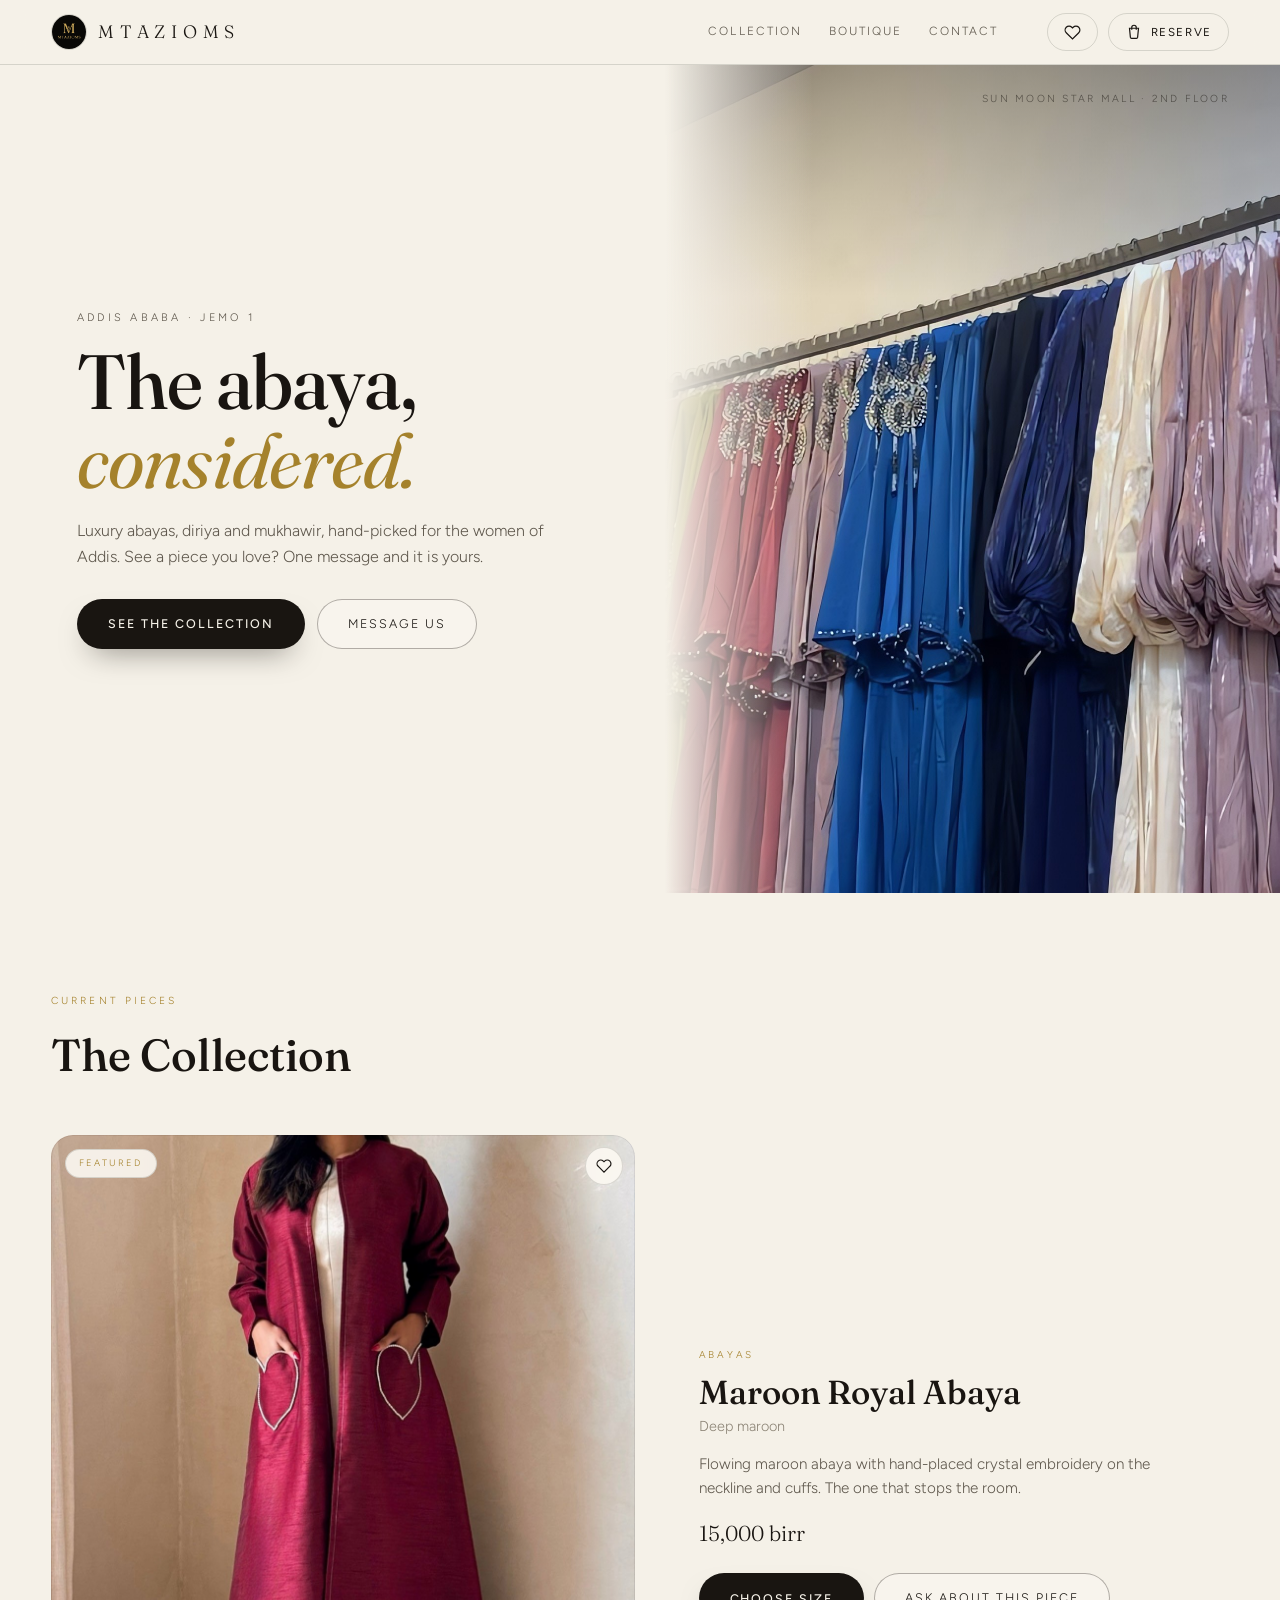
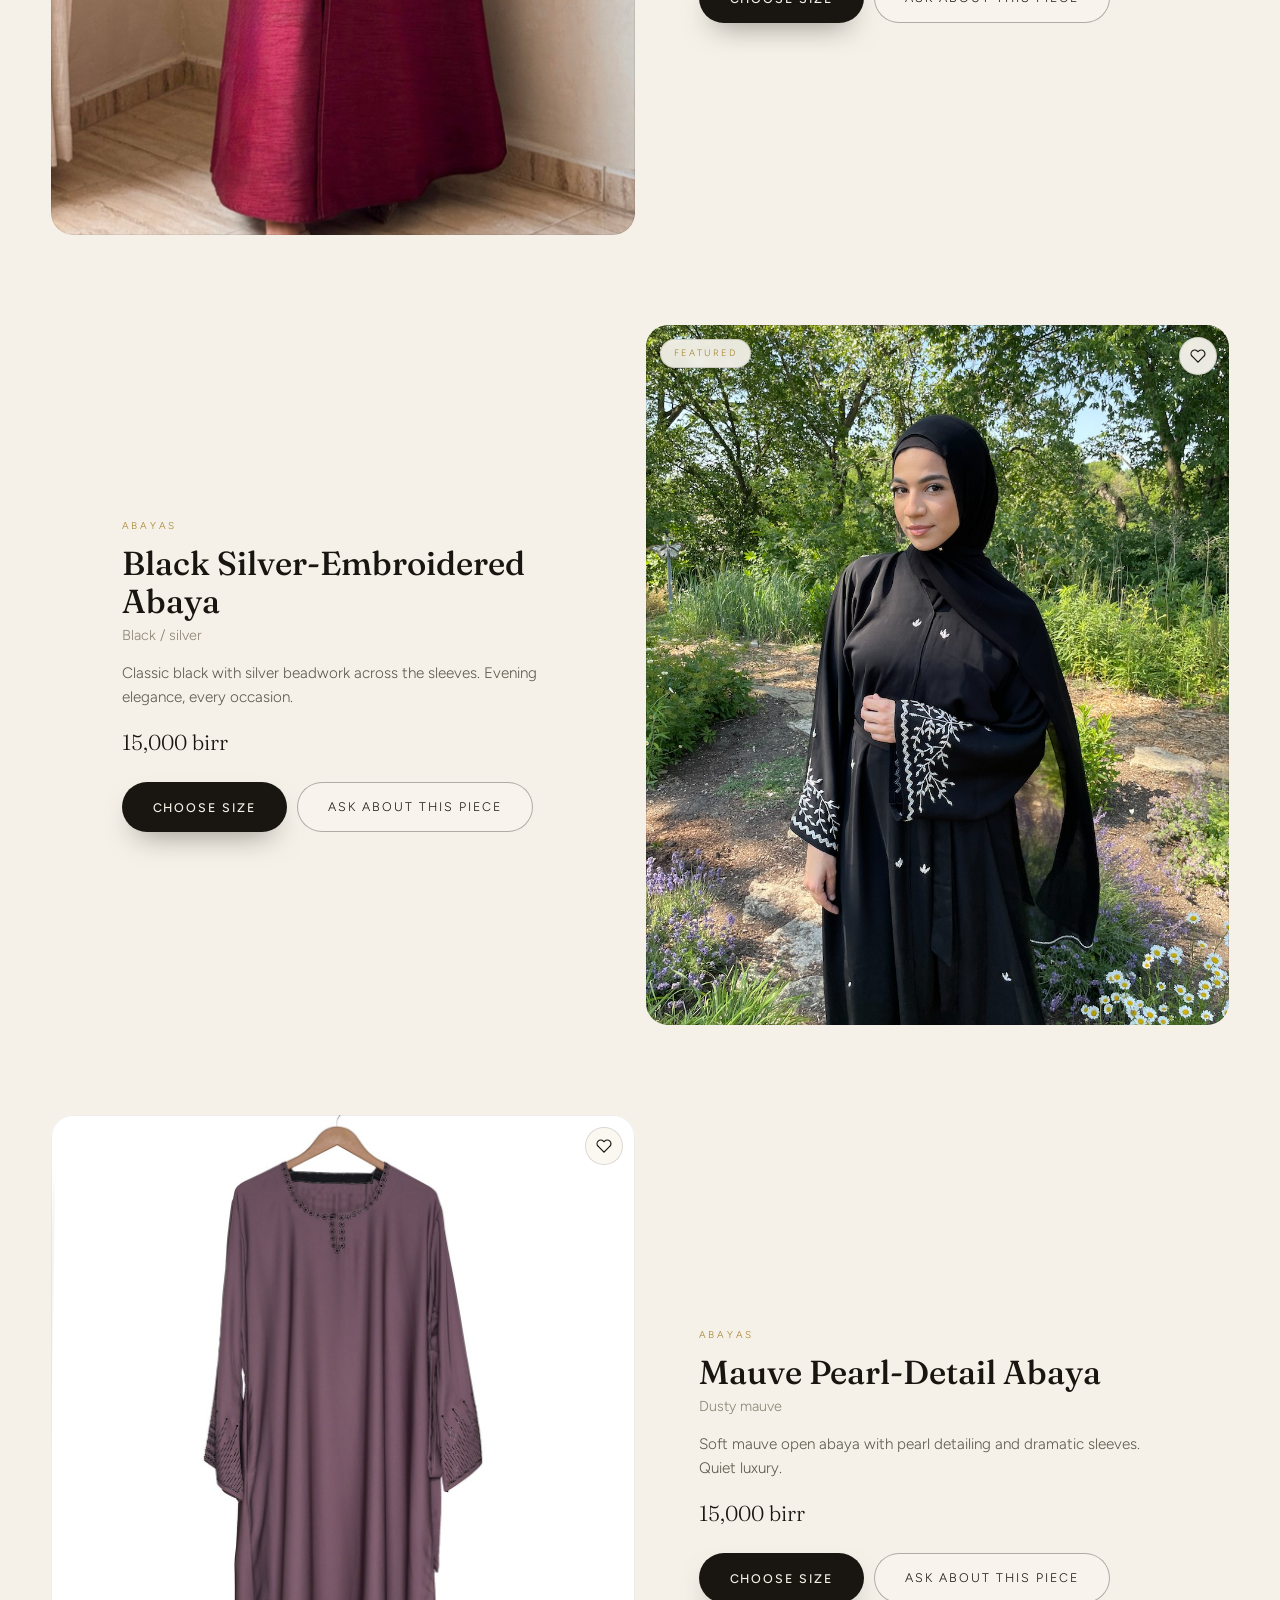
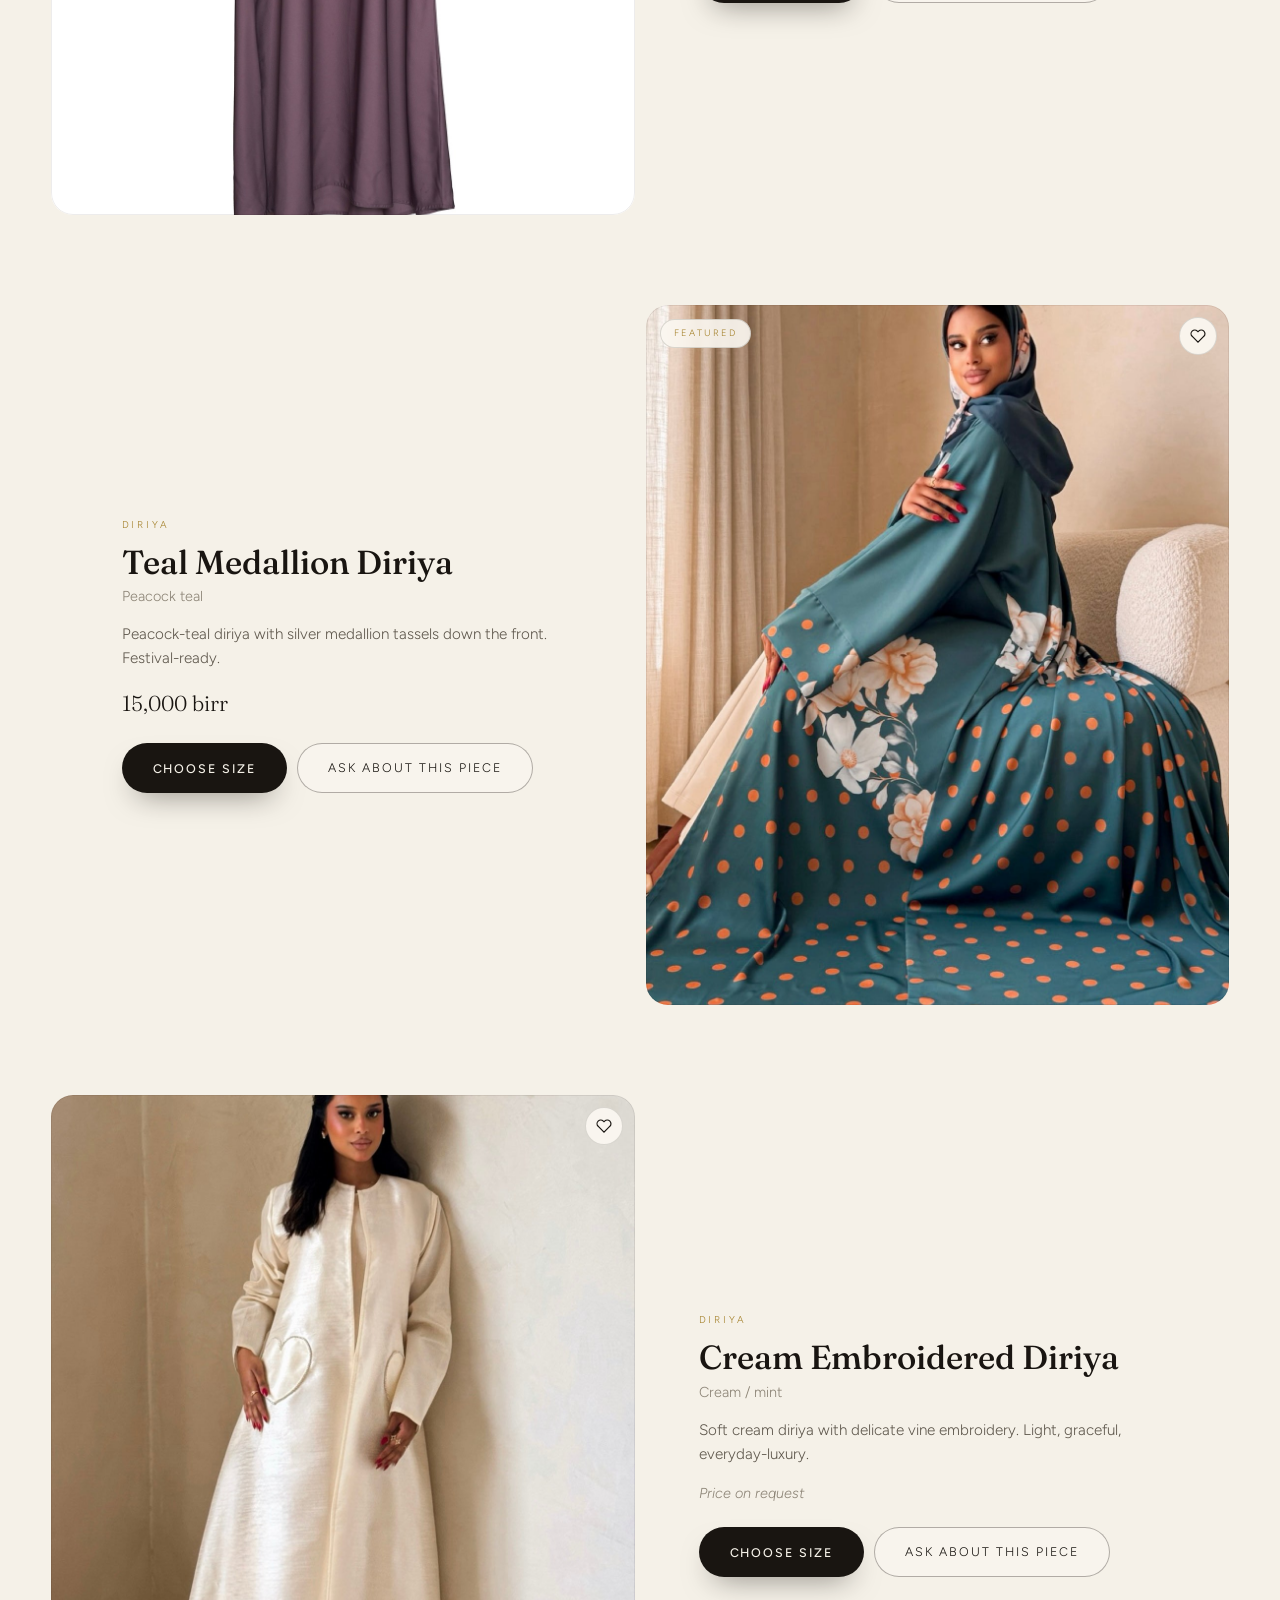
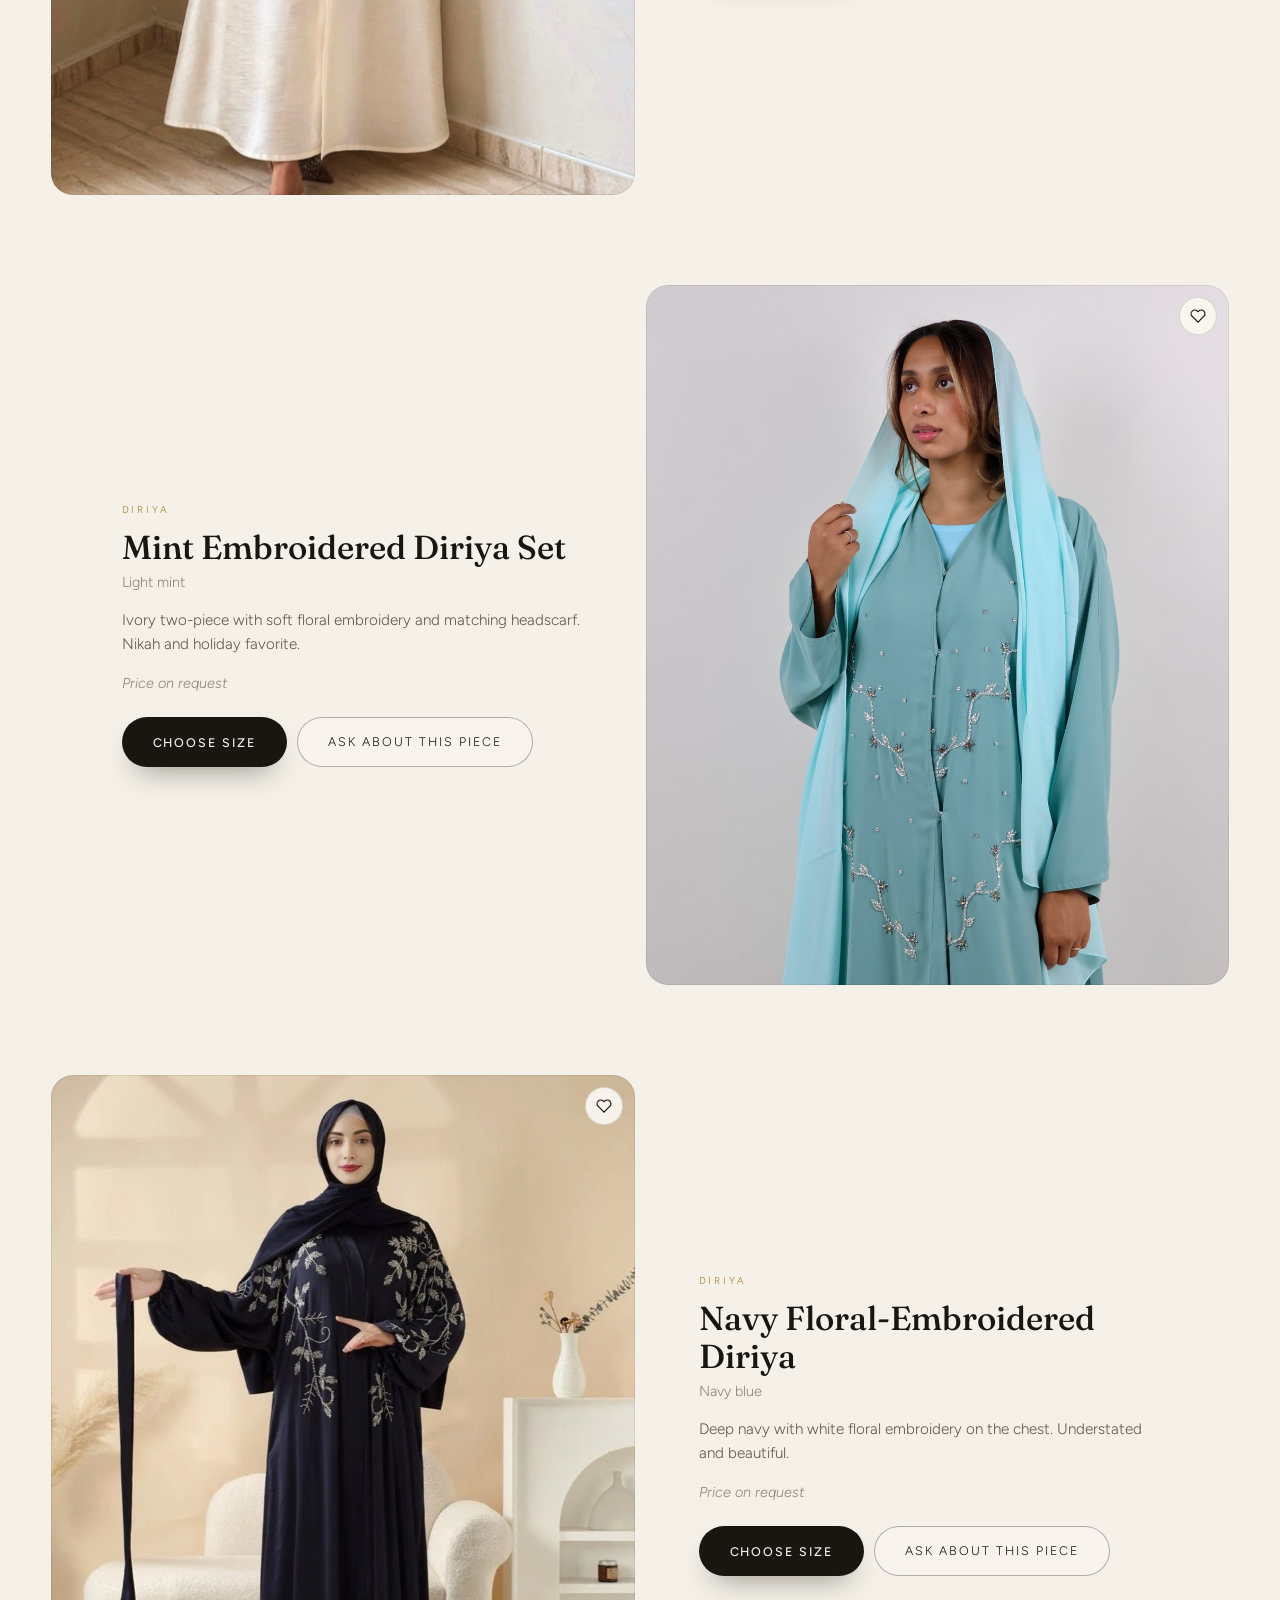
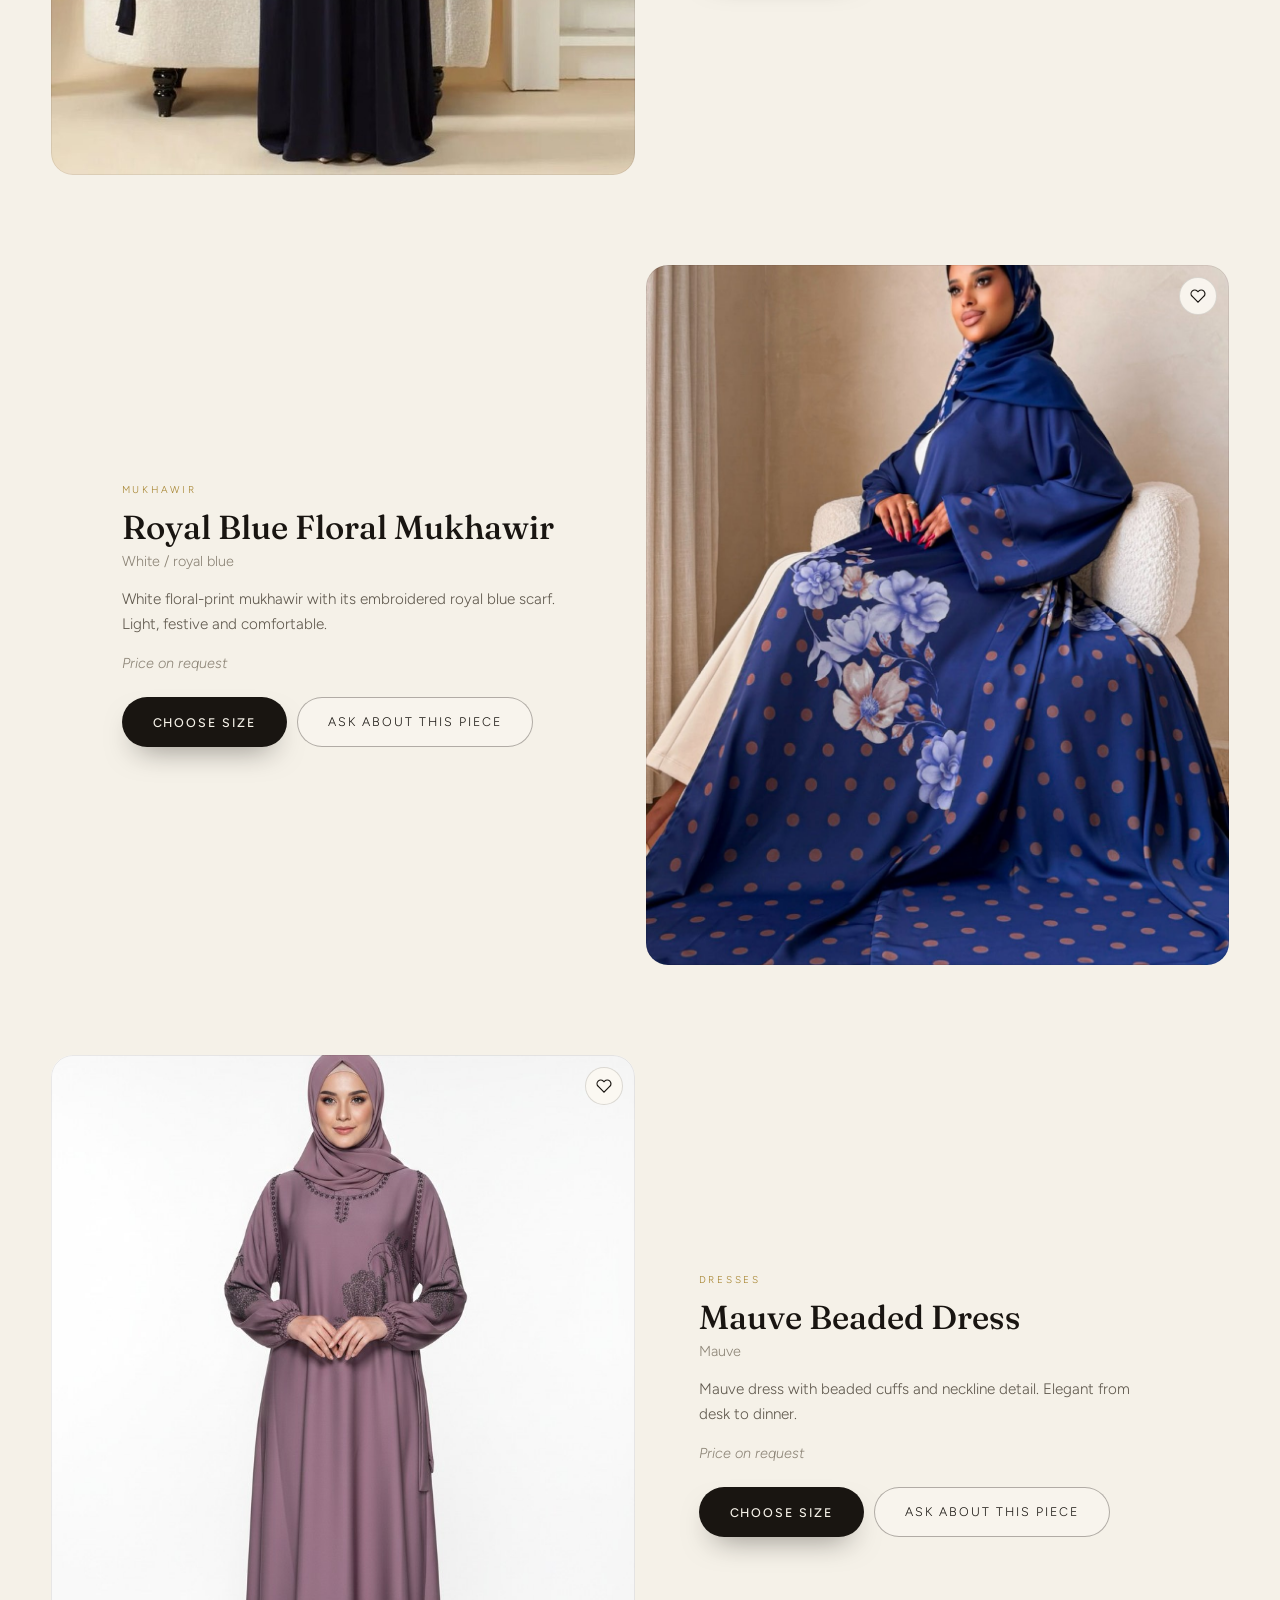
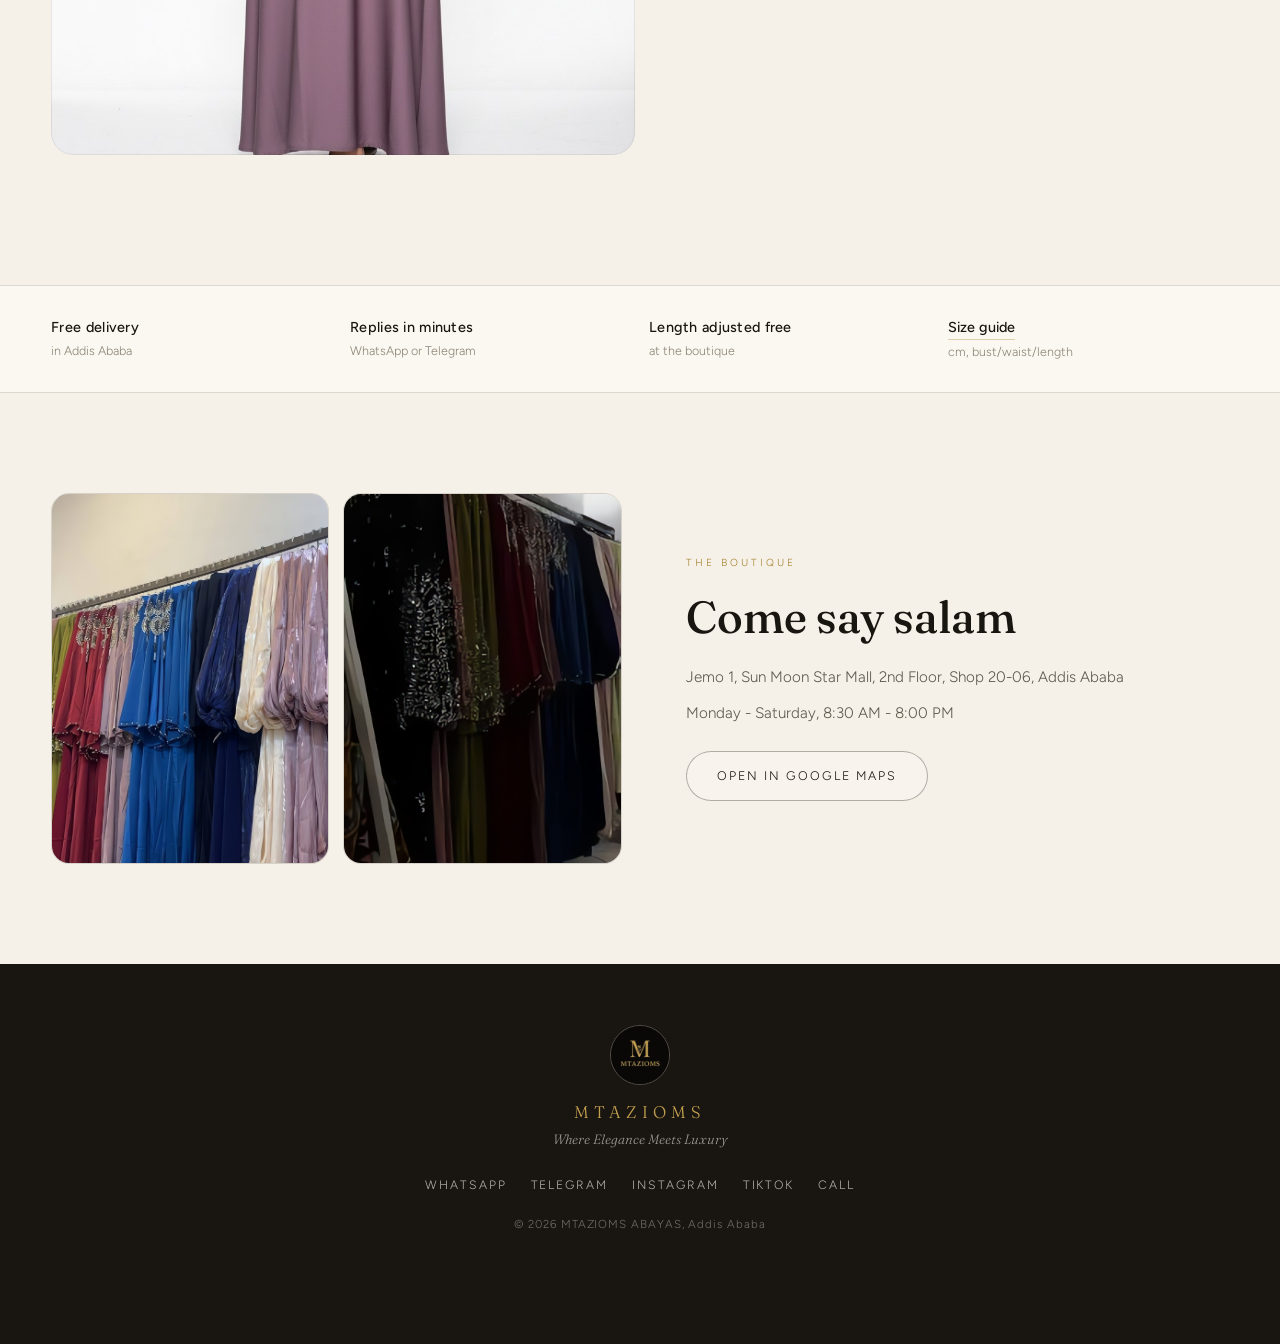
<file: index.html>
<!DOCTYPE html>
<html lang="en">
<head>
<meta charset="UTF-8">
<meta name="viewport" content="width=device-width, initial-scale=1.0">
<title>MTAZIOMS | Luxury Abayas &amp; Diriya, Addis Ababa</title>
<meta name="description" content="MTAZIOMS sells luxury abayas, diriya, mukhawir and dresses in Addis Ababa. Reserve on WhatsApp or Telegram. Free delivery in Addis. Jemo 1, Sun Moon Star Mall.">
<meta property="og:title" content="MTAZIOMS | Where Elegance Meets Luxury">
<meta property="og:description" content="Luxury abayas & diriya in Addis Ababa. Reserve on WhatsApp or Telegram. Free delivery in Addis.">
<meta property="og:image" content="assets/img/og-image.jpg">
<meta property="og:type" content="website">
<link rel="icon" type="image/png" href="assets/img/favicon.png">
<link rel="preconnect" href="https://fonts.googleapis.com">
<link rel="preconnect" href="https://fonts.gstatic.com" crossorigin>
<link href="https://fonts.googleapis.com/css2?family=Fraunces:ital,opsz,wght@0,9..144,400;0,9..144,500;0,9..144,600;1,9..144,400;1,9..144,500&family=Figtree:wght@300;400;500;600&display=swap" rel="stylesheet">
<link rel="stylesheet" href="assets/css/style.css">
</head>
<body>

<header class="topbar" id="topbar">
  <a class="brand" href="#top">
    <img src="assets/img/logo.jpg" alt="MTAZIOMS logo" class="brand-logo">
    <span class="brand-name">MTAZIOMS</span>
  </a>
  <nav class="topnav">
    <a href="#collection">Collection</a>
    <a href="#boutique">Boutique</a>
    <a href="#contact">Contact</a>
  </nav>
  <div class="top-actions">
    <button id="favBtn" class="icon-btn" aria-label="Show saved pieces">
      <svg width="17" height="17" viewBox="0 0 24 24" fill="none" stroke="currentColor" stroke-width="1.7"><path d="M20.8 4.6a5.5 5.5 0 0 0-7.8 0L12 5.6l-1-1a5.5 5.5 0 0 0-7.8 7.8l1 1L12 21.2l7.8-7.8 1-1a5.5 5.5 0 0 0 0-7.8z"/></svg>
      <span id="favCount" class="count" hidden>0</span>
    </button>
    <button id="cartBtn" class="icon-btn" aria-label="Open reserve list">
      <svg width="18" height="18" viewBox="0 0 24 24" fill="none" stroke="currentColor" stroke-width="1.6"><path d="M6 7h12l-1.2 12.2a1.5 1.5 0 0 1-1.5 1.3H8.7a1.5 1.5 0 0 1-1.5-1.3L6 7z"/><path d="M9 9V6a3 3 0 0 1 6 0v3"/></svg>
      <span>Reserve</span>
      <span id="cartCount" class="count" hidden>0</span>
    </button>
  </div>
</header>

<!-- HERO: full-bleed storefront, single confident line -->
<section id="top" class="hero">
  <div class="hero-media"></div>
  <div class="hero-veil"></div>
  <div class="hero-copy">
    <p class="hero-eyebrow">Addis Ababa &middot; Jemo 1</p>
    <h1 class="hero-title">The abaya,<br><em>considered.</em></h1>
    <p class="hero-sub">Luxury abayas, diriya and mukhawir, hand-picked for the women of Addis. See a piece you love? One message and it is yours.</p>
    <div class="hero-cta">
      <a class="btn btn-ink" href="#collection">See the collection</a>
      <a class="btn btn-line" id="heroWhatsApp" href="#" target="_blank" rel="noopener">Message us</a>
    </div>
  </div>
  <p class="hero-cap">Sun Moon Star Mall &middot; 2nd floor</p>
</section>

<!-- COLLECTION: vertical gallery panels -->
<section id="collection" class="collection">
  <div class="coll-head">
    <p class="sec-eyebrow">Current pieces</p>
    <div class="coll-head-row">
      <h2 class="sec-title">The Collection</h2>
      <button id="favChip" class="chip" hidden>&#9825; Saved</button>
    </div>
  </div>
  <p id="emptyMsg" class="empty" hidden>Nothing here yet. Try clearing the saved filter.</p>
  <div id="gallery" class="gallery"></div>
</section>

<!-- SERVICE STRIP -->
<section class="assure">
  <div class="assure-in">
    <div><b>Free delivery</b><span>in Addis Ababa</span></div>
    <div><b>Replies in minutes</b><span>WhatsApp or Telegram</span></div>
    <div><b>Length adjusted free</b><span>at the boutique</span></div>
    <div><button id="sizeGuideBtn" class="assure-link">Size guide</button><span>cm, bust/waist/length</span></div>
  </div>
</section>

<!-- BOUTIQUE -->
<section id="boutique" class="boutique">
  <div class="boutique-photos">
    <img src="assets/img/store-collection.jpg" alt="Inside the MTAZIOMS boutique" loading="lazy">
    <img src="assets/img/store-rack.jpg" alt="The collection rack" loading="lazy">
  </div>
  <div class="boutique-info">
    <p class="sec-eyebrow">The boutique</p>
    <h2 class="sec-title">Come say salam</h2>
    <p class="boutique-line" id="visitAddress"></p>
    <p class="boutique-line" id="visitHours"></p>
    <a class="btn btn-line" id="mapsLink" href="#" target="_blank" rel="noopener">Open in Google Maps</a>
  </div>
</section>

<footer id="contact" class="footer">
  <img src="assets/img/logo.jpg" alt="" class="footer-logo">
  <p class="footer-name">MTAZIOMS</p>
  <p class="footer-tag">Where Elegance Meets Luxury</p>
  <div class="footer-links">
    <a id="fWhatsApp" href="#" target="_blank" rel="noopener">WhatsApp</a>
    <a id="fTelegram" href="#" target="_blank" rel="noopener">Telegram</a>
    <a id="fInstagram" href="#" target="_blank" rel="noopener">Instagram</a>
    <a id="fTikTok" href="#" target="_blank" rel="noopener">TikTok</a>
    <a id="fPhone" href="#">Call</a>
  </div>
  <p class="footer-copy">&copy; <span id="year"></span> MTAZIOMS ABAYAS, Addis Ababa</p>
</footer>

<!-- RESERVE LIST (bag sheet) -->
<div id="cart" class="sheet">
  <div class="sheet-backdrop" data-closecart></div>
  <div class="sheet-panel">
    <div class="sheet-head">
      <h3>Your reserve list</h3>
      <button class="x-btn" data-closecart aria-label="Close">&#10005;</button>
    </div>
    <div id="cartItems" class="sheet-items"></div>
    <p id="cartEmpty" class="sheet-empty">Nothing reserved yet. Tap a piece you love, choose a size, and it lands here.</p>
    <div class="sheet-form">
      <p class="form-eyebrow">Delivery details</p>
      <div class="order-summary" id="orderSummary" hidden>
        <span class="os-count" id="osCount"></span>
        <span class="os-total" id="osTotal"></span>
      </div>
      <div class="field">
        <label class="field-label" for="cartName">Your name</label>
        <input id="cartName" class="field-input" placeholder="Your name" autocomplete="name">
      </div>
      <div class="field">
        <label class="field-label" for="cartNote">Delivery area / notes</label>
        <input id="cartNote" class="field-input" placeholder="Delivery area / notes">
      </div>
      <p class="field-hint">Popular:</p>
      <div class="area-pills" id="areaPills"></div>
      <div class="sheet-actions">
        <a id="cartSendWA" class="btn btn-wa" href="#" target="_blank" rel="noopener"><svg width="17" height="17" viewBox="0 0 24 24" fill="currentColor"><path d="M12 2a10 10 0 0 0-8.6 15.1L2 22l5-1.3A10 10 0 1 0 12 2zm0 18.2c-1.5 0-3-.4-4.3-1.2l-.3-.2-3 .8.8-2.9-.2-.3A8.2 8.2 0 1 1 12 20.2zm4.6-6.1c-.3-.1-1.5-.7-1.7-.8-.2-.1-.4-.1-.6.1l-.8 1c-.1.2-.3.2-.5.1a6.7 6.7 0 0 1-3.3-2.9c-.3-.4 0-.5.1-.7l.4-.5c.1-.2.2-.3.3-.5v-.5L9.3 7.7c-.2-.5-.4-.4-.6-.4h-.5c-.2 0-.5.1-.7.3-.9.9-1.1 2-.8 3.1.4 1.5 1.4 2.9 2.6 4 1.5 1.4 3.3 2.2 4.9 2.2.9 0 1.8-.4 2.4-1 .3-.4.5-.9.4-1.4 0-.2-.2-.3-.4-.4z"/></svg><span>Send on WhatsApp</span></a>
        <a id="cartSendTG" class="btn btn-line" href="#" target="_blank" rel="noopener"><svg width="16" height="16" viewBox="0 0 24 24" fill="currentColor"><path d="M21.9 4.6c.2-1-.7-1.5-1.6-1.2L2.7 10.2c-1 .4-1 1.5-.1 1.8l4.5 1.4 1.7 5.3c.3.8 1.1.9 1.6.4l2.4-2.3 4.6 3.4c.8.5 1.8.2 2-.9l2.5-14.7zM8.6 13.1l9.7-6.2c.4-.3.8.2.5.5l-8 7.4-.3 3.3-1.9-5z"/></svg><span>Send on Telegram</span></a>
        <button id="cartCopy" class="copy-order" type="button">Copy order text instead</button>
      </div>
    </div>
  </div>
</div>

<!-- SIZE GUIDE -->
<dialog id="sizeGuide" class="size-guide">
  <button class="x-btn" id="sgClose" aria-label="Close">&#10005;</button>
  <p class="sec-eyebrow">Fit</p>
  <h3 class="sg-title">Size guide</h3>
  <table class="sg-table">
    <thead><tr><th>Size</th><th>Bust</th><th>Waist</th><th>Length</th></tr></thead>
    <tbody>
      <tr><td>S</td><td>88-92</td><td>70-74</td><td>135</td></tr>
      <tr><td>M</td><td>93-97</td><td>75-79</td><td>137</td></tr>
      <tr><td>L</td><td>98-103</td><td>80-85</td><td>139</td></tr>
      <tr><td>XL</td><td>104-109</td><td>86-91</td><td>141</td></tr>
      <tr><td>XXL</td><td>110-116</td><td>92-97</td><td>143</td></tr>
    </tbody>
  </table>
  <p class="sg-note">Measurements in centimeters. Between sizes? Take the bigger one, or send us your measurements on WhatsApp and we will advise. Length is adjusted free of charge at the boutique.</p>
</dialog>

<!-- FLOATING WHATSAPP -->
<a id="floatWA" class="wa-float" href="#" target="_blank" rel="noopener" aria-label="Chat on WhatsApp">
  <svg width="26" height="26" viewBox="0 0 24 24" fill="currentColor"><path d="M12 2a10 10 0 0 0-8.6 15.1L2 22l5-1.3A10 10 0 1 0 12 2zm0 18.2c-1.5 0-3-.4-4.3-1.2l-.3-.2-3 .8.8-2.9-.2-.3A8.2 8.2 0 1 1 12 20.2zm4.6-6.1c-.3-.1-1.5-.7-1.7-.8-.2-.1-.4-.1-.6.1l-.8 1c-.1.2-.3.2-.5.1a6.7 6.7 0 0 1-3.3-2.9c-.3-.4 0-.5.1-.7l.4-.5c.1-.2.2-.3.3-.5v-.5L9.3 7.7c-.2-.5-.4-.4-.6-.4h-.5c-.2 0-.5.1-.7.3-.9.9-1.1 2-.8 3.1.4 1.5 1.4 2.9 2.6 4 1.5 1.4 3.3 2.2 4.9 2.2.9 0 1.8-.4 2.4-1 .3-.4.5-.9.4-1.4 0-.2-.2-.3-.4-.4z"/></svg>
</a>

<!-- MOBILE DOCK -->
<div class="dock" id="dock">
  <button id="dockFav" class="dock-btn">
    <svg width="18" height="18" viewBox="0 0 24 24" fill="none" stroke="currentColor" stroke-width="1.7"><path d="M20.8 4.6a5.5 5.5 0 0 0-7.8 0L12 5.6l-1-1a5.5 5.5 0 0 0-7.8 7.8l1 1L12 21.2l7.8-7.8 1-1a5.5 5.5 0 0 0 0-7.8z"/></svg>
    Saved<span id="dockFavN" class="dock-n" hidden>0</span>
  </button>
  <button id="dockCart" class="dock-btn dock-main">
    Reserve<span id="dockCartN" class="dock-n" hidden>0</span>
  </button>
</div>

<div id="toast" class="toast" role="status" aria-live="polite"></div>

<script src="assets/js/app.js"></script>
</body>
</html>
</file>
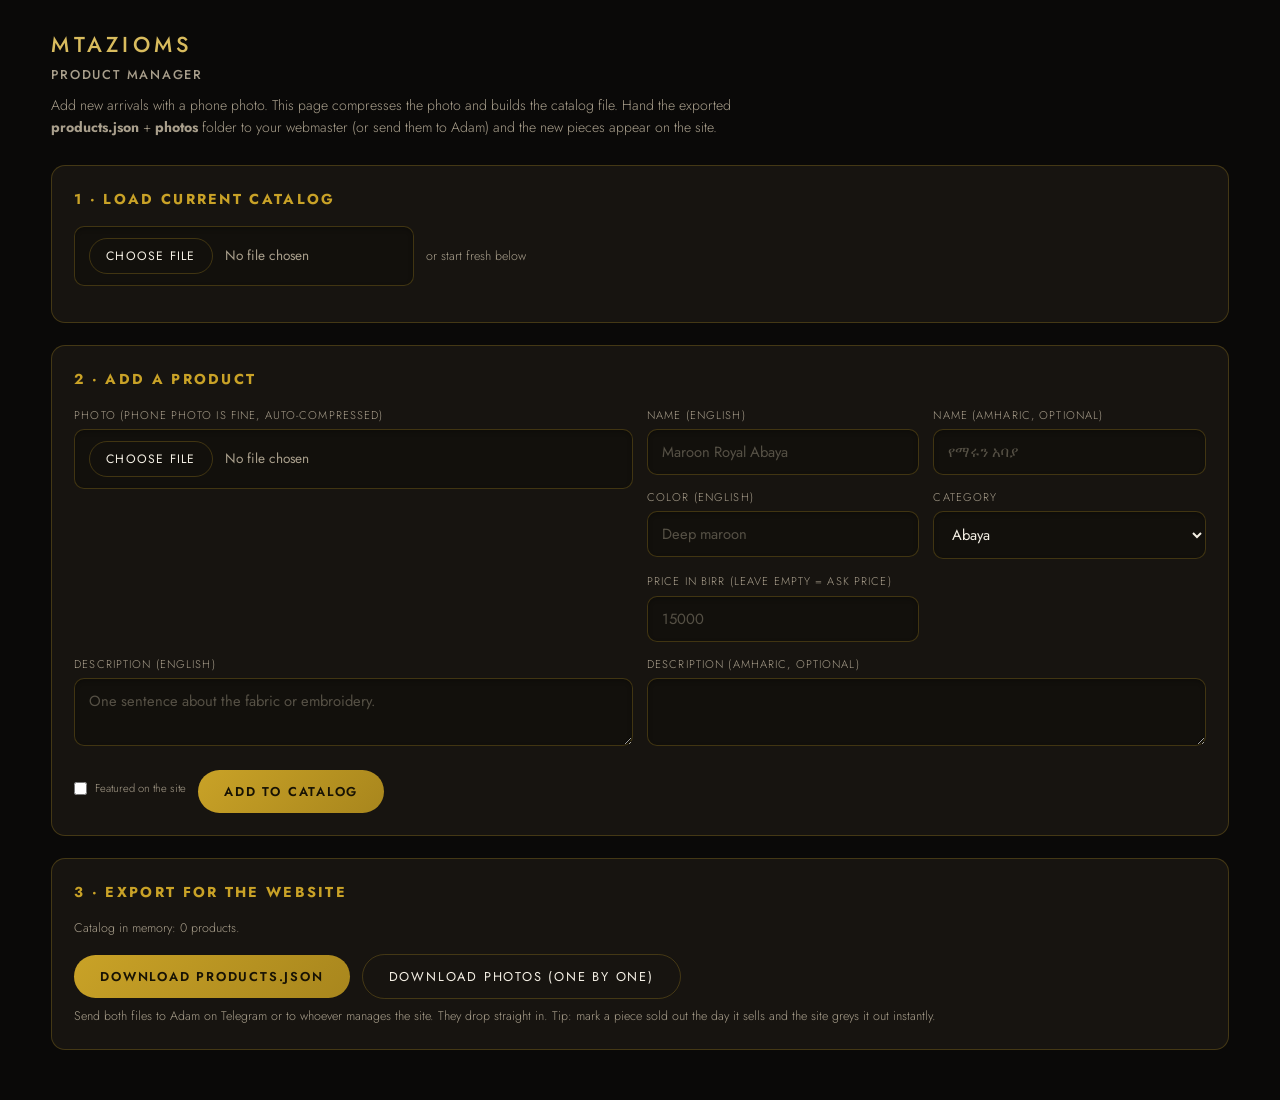
<file: admin.html>
<!DOCTYPE html>
<html lang="en">
<head>
<meta charset="UTF-8">
<meta name="viewport" content="width=device-width, initial-scale=1.0">
<title>MTAZIOMS · Product Manager</title>
<meta name="robots" content="noindex,nofollow">
<link rel="icon" type="image/png" href="assets/img/favicon.png">
<link href="https://fonts.googleapis.com/css2?family=Jost:wght@300;400;500;600&display=swap" rel="stylesheet">
<style>
:root { --black:#0a0908; --panel:#171410; --gold:#c9a227; --gold-soft:#d9bc5e; --ivory:#f4efe4; --dim:#a99f8c; --line:rgba(201,162,39,.25); }
* { margin:0; padding:0; box-sizing:border-box; }
body { background:var(--black); color:var(--ivory); font-family:'Jost',sans-serif; font-weight:300; line-height:1.55; padding:28px 4%; }
h1 { font-size:1.35rem; letter-spacing:.2em; color:var(--gold-soft); font-weight:500; }
h1 span { color:var(--dim); font-size:.8rem; letter-spacing:.14em; display:block; margin-top:4px; text-transform:uppercase; }
.sub { color:var(--dim); font-size:.88rem; margin:10px 0 26px; max-width:760px; }
.card { background:var(--panel); border:1px solid var(--line); border-radius:14px; padding:22px; margin-bottom:22px; }
h2 { font-size:.9rem; letter-spacing:.16em; text-transform:uppercase; color:var(--gold); margin-bottom:16px; }
.grid2 { display:grid; grid-template-columns:1fr 1fr; gap:14px; }
.grid4 { display:grid; grid-template-columns:repeat(4,1fr); gap:14px; }
label { display:block; font-size:.7rem; letter-spacing:.1em; text-transform:uppercase; color:var(--dim); margin-bottom:5px; }
input, select, textarea { width:100%; background:#12100c; border:1px solid var(--line); color:var(--ivory); padding:11px 14px; border-radius:10px; font-family:inherit; font-size:.92rem; outline:none; caret-color:var(--gold); box-shadow:inset 0 2px 4px rgba(0,0,0,.25); transition:border-color .3s, box-shadow .3s, background .3s; }
input::placeholder, textarea::placeholder { color:rgba(169,159,140,.45); }
input:hover, select:hover, textarea:hover { border-color:rgba(201,162,39,.45); }
input:focus, select:focus, textarea:focus { border-color:var(--gold); box-shadow:inset 0 2px 4px rgba(0,0,0,.25), 0 0 0 3px rgba(201,162,39,.12); background:#151210; }
input[type=file] { color:var(--dim); font-size:.85rem; }
input[type=file]::file-selector-button { background:none; border:1px solid var(--line); color:var(--ivory); padding:8px 16px; border-radius:999px; font-family:inherit; font-size:.76rem; letter-spacing:.1em; text-transform:uppercase; cursor:pointer; margin-right:12px; transition:border-color .3s, color .3s; }
input[type=file]::file-selector-button:hover { border-color:var(--gold); color:var(--gold-soft); }
input[type=checkbox] { accent-color:var(--gold); width:auto; box-shadow:none; }
.btn { display:inline-block; background:linear-gradient(135deg,var(--gold),#a8861d); color:#171204; font-weight:600; border:none; padding:12px 26px; border-radius:999px; font-family:inherit; font-size:.8rem; letter-spacing:.14em; text-transform:uppercase; cursor:pointer; transition:transform .4s cubic-bezier(.32,.72,0,1), box-shadow .4s cubic-bezier(.32,.72,0,1), filter .3s; }
.btn:hover { filter:brightness(1.08); transform:translateY(-1px); box-shadow:0 10px 26px -12px rgba(201,162,39,.55); }
.btn:active { transform:scale(.97); }
.btn.ghost { background:none; border:1px solid var(--line); color:var(--ivory); font-weight:400; }
.btn:focus-visible, input:focus-visible, select:focus-visible, textarea:focus-visible { outline:2px solid var(--gold); outline-offset:2px; }
.row { display:flex; gap:12px; align-items:center; flex-wrap:wrap; margin-top:16px; }
.preview { width:96px; height:128px; object-fit:cover; border-radius:8px; border:1px solid var(--line); }
.list-item { display:grid; grid-template-columns:64px 1fr auto; gap:14px; align-items:center; padding:10px 0; border-bottom:1px solid rgba(201,162,39,.12); }
.list-item img { width:64px; height:84px; object-fit:cover; border-radius:6px; }
.small { font-size:.78rem; color:var(--dim); }
.status { font-size:.85rem; color:var(--gold-soft); margin-left:12px; }
.hint { font-size:.78rem; color:var(--dim); margin-top:8px; }
@media (max-width:760px){ .grid2,.grid4{grid-template-columns:1fr;} }
</style>
</head>
<body>
<h1>MTAZIOMS <span>Product Manager</span></h1>
<p class="sub">Add new arrivals with a phone photo. This page compresses the photo and builds the catalog file.
Hand the exported <b>products.json</b> + <b>photos</b> folder to your webmaster (or send them to Adam) and the new pieces appear on the site.</p>

<div class="card">
  <h2>1 · Load current catalog</h2>
  <div class="row" style="margin-top:0">
    <input type="file" id="loadJson" accept=".json" style="max-width:340px">
    <span class="small" id="loadStatus">or start fresh below</span>
  </div>
  <div id="existList" style="margin-top:14px"></div>
</div>

<div class="card">
  <h2>2 · Add a product</h2>
  <div class="grid2">
    <div>
      <label>Photo (phone photo is fine, auto-compressed)</label>
      <input type="file" id="photo" accept="image/*">
      <div class="row"><img id="photoPrev" class="preview" hidden alt=""></div>
    </div>
    <div class="grid2" style="gap:14px">
      <div><label>Name (English)</label><input id="nameEn" placeholder="Maroon Royal Abaya"></div>
      <div><label>Name (Amharic, optional)</label><input id="nameAm" placeholder="የማሩን አባያ"></div>
      <div><label>Color (English)</label><input id="colorEn" placeholder="Deep maroon"></div>
      <div><label>Category</label>
        <select id="category">
          <option value="abaya">Abaya</option>
          <option value="diriya">Diriya</option>
          <option value="mukhawir">Mukhawir</option>
          <option value="dresses">Dress</option>
          <option value="shoes">Shoes</option>
          <option value="accessory">Accessory</option>
        </select>
      </div>
      <div><label>Price in birr (leave empty = ask price)</label><input id="price" type="number" min="0" placeholder="15000"></div>
    </div>
  </div>
  <div class="grid2" style="margin-top:14px">
    <div><label>Description (English)</label><textarea id="descEn" rows="2" placeholder="One sentence about the fabric or embroidery."></textarea></div>
    <div><label>Description (Amharic, optional)</label><textarea id="descAm" rows="2"></textarea></div>
  </div>
  <div class="row">
    <label style="text-transform:none;letter-spacing:0;display:flex;gap:8px;align-items:center">
      <input type="checkbox" id="featured" style="width:auto"> Featured on the site
    </label>
    <button class="btn" id="addBtn">Add to catalog</button>
    <span class="status" id="addStatus"></span>
  </div>
</div>

<div class="card">
  <h2>3 · Export for the website</h2>
  <p class="small" id="expCount">Catalog in memory: 0 products.</p>
  <div class="row">
    <button class="btn" id="expJson">Download products.json</button>
    <button class="btn ghost" id="expPhotos">Download photos (one by one)</button>
  </div>
  <p class="hint">Send both files to Adam on Telegram or to whoever manages the site. They drop straight in. Tip: mark a piece sold out the day it sells and the site greys it out instantly.</p>
</div>

<script>
'use strict';
/* Admin keeps the same products.json contract as before. Amharic fields are optional extras. */
const $ = (s) => document.querySelector(s);
let catalog = { settings: {}, categories: [
  {id:'abaya',en:'Abaya'},{id:'diriya',en:'Diriya'},{id:'mukhawir',en:'Mukhawir'},
  {id:'dresses',en:'Dress'},{id:'shoes',en:'Shoes'},{id:'accessory',en:'Accessory'}
], products: [] };
let photoData = {};

$('#loadJson').addEventListener('change', async (e) => {
  const f = e.target.files[0];
  if (!f) return;
  try {
    catalog = JSON.parse(await f.text());
    $('#loadStatus').textContent = `Loaded ${catalog.products.length} products.`;
    renderList();
    updateCount();
  } catch (err) {
    $('#loadStatus').textContent = 'Could not read that file. Is it products.json?';
  }
});

$('#photo').addEventListener('change', () => {
  const f = $('#photo').files[0];
  if (!f) return;
  const img = new Image();
  img.onload = () => {
    const maxW = 800;
    const scale = Math.min(1, maxW / img.width);
    const canvas = document.createElement('canvas');
    canvas.width = Math.round(img.width * scale);
    canvas.height = Math.round(img.height * scale);
    canvas.getContext('2d').drawImage(img, 0, 0, canvas.width, canvas.height);
    photoData.pending = canvas.toDataURL('image/jpeg', 0.85);
    const prev = $('#photoPrev');
    prev.src = photoData.pending;
    prev.hidden = false;
  };
  img.src = URL.createObjectURL(f);
});

$('#addBtn').addEventListener('click', () => {
  const nameEn = $('#nameEn').value.trim();
  if (!nameEn) { $('#addStatus').textContent = 'Name is required.'; return; }
  if (!photoData.pending) { $('#addStatus').textContent = 'Add a photo first.'; return; }
  const id = 'p' + Date.now();
  const priceRaw = $('#price').value.trim();
  const product = {
    id,
    name_en: nameEn,
    name_am: $('#nameAm').value.trim() || nameEn,
    category: $('#category').value,
    color_en: $('#colorEn').value.trim() || '',
    color_am: $('#colorEn').value.trim() || '',
    desc_en: $('#descEn').value.trim() || '',
    desc_am: $('#descAm').value.trim() || '',
    price: priceRaw === '' ? null : Number(priceRaw),
    img: `assets/img/${id}.jpg`,
    featured: $('#featured').checked,
    stock: true,
  };
  catalog.products.unshift(product);
  photoData[product.img] = photoData.pending;
  delete photoData.pending;
  $('#photoPrev').hidden = true;
  $('#photoPrev').src = '';
  $('#photo').value = '';
  ['nameEn','nameAm','colorEn','descEn','descAm','price'].forEach((x) => $('#' + x).value = '');
  $('#featured').checked = false;
  $('#addStatus').textContent = `Added "${nameEn}".`;
  renderList();
  updateCount();
});

function renderList() {
  $('#existList').innerHTML = catalog.products.map((p) => `
    <div class="list-item">
      ${photoData[p.img] ? `<img src="${photoData[p.img]}" alt="">` : `<img src="${p.img}" alt="" onerror="this.style.visibility='hidden'">`}
      <div>
        <div class="small" style="color:var(--ivory)">${p.name_en}</div>
        <div class="small">${p.category}${p.price != null ? ' · ' + p.price.toLocaleString() + ' birr' : ' · ask price'}${p.stock === false || p.stock === 'sold-out' ? ' · <b style="color:#f0a294">sold out</b>' : ''}</div>
      </div>
      <div style="display:flex;gap:8px;flex-wrap:wrap;justify-content:flex-end">
        <button class="btn ghost" data-stock="${p.id}" style="padding:7px 14px;font-size:.68rem">${p.stock === false || p.stock === 'sold-out' ? 'Mark in stock' : 'Mark sold out'}</button>
        <button class="btn ghost" data-del="${p.id}" style="padding:7px 14px;font-size:.68rem">Remove</button>
      </div>
    </div>`).join('');
  document.querySelectorAll('[data-del]').forEach((b) => b.addEventListener('click', () => {
    catalog.products = catalog.products.filter((p) => p.id !== b.dataset.del);
    delete photoData[`assets/img/${b.dataset.del}.jpg`];
    renderList();
    updateCount();
  }));
  document.querySelectorAll('[data-stock]').forEach((b) => b.addEventListener('click', () => {
    const p = catalog.products.find((x) => x.id === b.dataset.stock);
    if (!p) return;
    p.stock = (p.stock === false || p.stock === 'sold-out') ? true : false;
    renderList();
  }));
}

function updateCount() {
  $('#expCount').textContent = `Catalog in memory: ${catalog.products.length} products.`;
}

$('#expJson').addEventListener('click', () => {
  const blob = new Blob([JSON.stringify(catalog, null, 2)], { type: 'application/json' });
  const a = document.createElement('a');
  a.href = URL.createObjectURL(blob);
  a.download = 'products.json';
  a.click();
});

$('#expPhotos').addEventListener('click', () => {
  const entries = Object.entries(photoData);
  if (!entries.length) { $('#addStatus').textContent = 'No new photos to download.'; return; }
  entries.forEach(([name, dataUrl], i) => {
    setTimeout(() => {
      const a = document.createElement('a');
      a.href = dataUrl;
      a.download = name.split('/').pop();
      a.click();
    }, i * 400);
  });
});

updateCount();
</script>
</body>
</html>
</file>
<file: assets/css/style.css>
/* MTAZIOMS — gallery edition. Ivory paper, ink type, brass detail.
   Motion: transform+opacity only, exits faster than enters, hovers gated, reduced-motion honored. */
:root {
  --paper: #f5f1e8;
  --paper-2: #efe9dc;
  --panel: #fbf8f1;
  --ink: #191511;
  --ink-soft: #5d564b;
  --mist: #8b8375;
  --brass: #a5822c;
  --brass-soft: #c3a04e;
  --brass-faint: rgba(165,130,44,.35);
  --hairline: rgba(25,21,17,.14);
  --serif: 'Fraunces', Georgia, serif;
  --sans: 'Figtree', 'Segoe UI', sans-serif;
  --ease-out: cubic-bezier(.23,1,.32,1);
  --ease-sheet: cubic-bezier(.32,.72,0,1);
}
* { margin: 0; padding: 0; box-sizing: border-box; }
[hidden] { display: none !important; }
html { scroll-behavior: smooth; }
body { background: var(--paper); color: var(--ink); font-family: var(--sans); font-weight: 300; line-height: 1.6; -webkit-font-smoothing: antialiased; overflow-x: hidden; }
img { display: block; max-width: 100%; }
a { color: inherit; text-decoration: none; }
a:focus-visible, button:focus-visible, input:focus-visible { outline: 2px solid var(--brass); outline-offset: 2px; }
::selection { background: rgba(165,130,44,.28); color: var(--ink); }
body.sheet-open { overflow: hidden; }

/* ---------- topbar ---------- */
.topbar { position: sticky; top: 0; z-index: 60; display: flex; align-items: center; gap: 22px; padding: 13px 4vw; background: rgba(245,241,232,.86); backdrop-filter: blur(12px); border-bottom: 1px solid var(--hairline); }
.brand { display: flex; align-items: center; gap: 11px; }
.brand-logo { width: 36px; height: 36px; border-radius: 50%; border: 1px solid var(--hairline); }
.brand-name { font-family: var(--serif); font-size: 1.12rem; letter-spacing: .32em; color: var(--ink); }
.topnav { display: flex; gap: 26px; margin-left: auto; font-size: .74rem; letter-spacing: .18em; text-transform: uppercase; color: var(--ink-soft); }
.topnav a { padding: 4px 0; border-bottom: 1px solid transparent; transition: color .25s var(--ease-out), border-color .25s var(--ease-out); }
.topnav a:hover { color: var(--ink); border-color: var(--brass); }
.top-actions { display: flex; gap: 10px; margin-left: auto; }
.topnav + .top-actions { margin-left: 26px; }
.icon-btn { position: relative; display: inline-flex; align-items: center; gap: 8px; background: none; border: 1px solid var(--hairline); color: var(--ink); padding: 9px 16px; border-radius: 999px; font-family: inherit; font-size: .72rem; letter-spacing: .14em; text-transform: uppercase; cursor: pointer; transition: border-color .25s var(--ease-out), color .25s var(--ease-out), transform .12s var(--ease-out); }
.icon-btn:hover { border-color: var(--brass); color: var(--brass); }
.icon-btn:active { transform: scale(.95); }
.count { position: absolute; top: -6px; right: -6px; background: var(--brass); color: #fff; font-size: .64rem; font-weight: 600; min-width: 18px; height: 18px; border-radius: 999px; display: grid; place-items: center; padding: 0 4px; }

/* ---------- hero: split editorial, photo never displayed wider than its source ---------- */
.hero { position: relative; display: grid; grid-template-columns: 1.08fr 1fr; min-height: min(92vh, 880px); }
.hero-media { grid-column: 2; grid-row: 1; position: relative; background: url("../img/store-collection.jpg") center 30% / cover no-repeat; animation: heroBreath 26s var(--ease-out) both; }
@keyframes heroBreath { from { transform: scale(1.06); } to { transform: scale(1); } }
.hero-media::after { content: ""; position: absolute; inset: 0; background: linear-gradient(90deg, var(--paper), rgba(245,241,232,0) 24%), linear-gradient(180deg, rgba(25,21,17,.34), rgba(25,21,17,0) 28%); }
.hero-veil { display: none; }
.hero-copy { grid-column: 1; grid-row: 1; position: relative; z-index: 2; align-self: center; padding: 90px 3vw 90px max(6vw, 40px); }
.hero-eyebrow { font-size: .68rem; letter-spacing: .3em; text-transform: uppercase; color: var(--ink-soft); margin-bottom: 16px; }
.hero-title { font-family: var(--serif); font-weight: 500; font-size: clamp(2.7rem, 6vw, 5.2rem); line-height: 1.03; letter-spacing: -.01em; color: var(--ink); }
.hero-title em { font-style: italic; font-weight: 400; color: var(--brass); }
.hero-sub { max-width: 470px; margin-top: 18px; color: var(--ink-soft); font-size: 1rem; }
.hero-cta { display: flex; gap: 12px; margin-top: 30px; flex-wrap: wrap; }
.hero-cap { position: absolute; z-index: 2; top: 26px; right: 4vw; font-size: .64rem; letter-spacing: .22em; text-transform: uppercase; color: rgba(25,21,17,.55); }

/* ---------- buttons ---------- */
.btn { display: inline-flex; align-items: center; justify-content: center; gap: 9px; padding: 14px 30px; border-radius: 999px; font-size: .78rem; letter-spacing: .16em; text-transform: uppercase; cursor: pointer; border: 1px solid transparent; font-family: inherit; transition: transform .3s var(--ease-out), box-shadow .3s var(--ease-out), border-color .25s, color .25s, background-color .25s, filter .25s; }
.btn:active { transform: scale(.97); transition-duration: .12s; }
.btn-ink { background: var(--ink); color: var(--paper); font-weight: 500; box-shadow: 0 14px 30px -14px rgba(25,21,17,.55); }
.btn-ink:hover { transform: translateY(-2px); box-shadow: 0 18px 36px -14px rgba(25,21,17,.6); }
.btn-line { border-color: rgba(25,21,17,.32); color: var(--ink); background: rgba(251,248,241,.5); }
.btn-line:hover { border-color: var(--brass); color: var(--brass); transform: translateY(-2px); }
.btn-wa { background: #1faa53; color: #fff; font-weight: 500; box-shadow: 0 14px 30px -14px rgba(31,170,83,.6); }
.btn-wa:hover { filter: brightness(1.06); transform: translateY(-2px); }
.btn[disabled] { opacity: .45; pointer-events: none; }

/* ---------- section heads ---------- */
.sec-eyebrow { font-size: .64rem; letter-spacing: .3em; text-transform: uppercase; color: var(--brass); margin-bottom: 10px; }
.sec-title { font-family: var(--serif); font-size: clamp(2rem, 4vw, 2.8rem); font-weight: 500; color: var(--ink); }

/* ---------- collection ---------- */
.collection { padding: 100px 0 40px; }
.coll-head { width: min(1220px, 92%); margin: 0 auto 44px; }
.coll-head-row { display: flex; justify-content: space-between; align-items: flex-end; gap: 18px; flex-wrap: wrap; }
.chip { background: none; border: 1px solid rgba(224,108,90,.4); color: #b4503f; font-family: inherit; font-size: .74rem; letter-spacing: .12em; text-transform: uppercase; padding: 8px 18px; border-radius: 999px; cursor: pointer; transition: background-color .25s var(--ease-out), color .25s var(--ease-out), transform .12s var(--ease-out); }
.chip:hover { background: rgba(224,108,90,.08); }
.chip:active { transform: scale(.96); }
.chip.active { background: #b4503f; border-color: #b4503f; color: #fff; font-weight: 500; }
.empty { width: min(1220px, 92%); margin: 0 auto; text-align: center; color: var(--mist); font-style: italic; padding: 40px 0; }

.gallery { width: min(1220px, 92%); margin: 0 auto; display: flex; flex-direction: column; gap: 90px; padding-bottom: 30px; }
.panel { display: grid; grid-template-columns: 1.1fr 1fr; gap: clamp(30px, 5vw, 70px); align-items: center; }
.panel:nth-child(even) { direction: rtl; }
.panel:nth-child(even) > * { direction: ltr; }
.panel-media { position: relative; border-radius: 22px; overflow: hidden; cursor: pointer; aspect-ratio: 3/3.6; background: var(--paper-2); }
.panel-media img { width: 100%; height: 100%; object-fit: cover; transition: transform 1.1s var(--ease-out); }
.panel-media::after { content: ""; position: absolute; inset: 0; border-radius: 22px; border: 1px solid rgba(25,21,17,.08); pointer-events: none; }
.panel:nth-child(even) .panel-media { border-radius: 22px; }
@media (hover: hover) and (pointer: fine) {
  .panel:hover .panel-media img { transform: scale(1.045); }
}
.panel-badge { position: absolute; top: 14px; left: 14px; z-index: 2; background: rgba(251,248,241,.9); color: var(--brass); font-size: .58rem; letter-spacing: .22em; text-transform: uppercase; padding: 6px 13px; border-radius: 999px; border: 1px solid var(--hairline); backdrop-filter: blur(4px); }
.panel .soldout { position: absolute; bottom: 14px; left: 14px; z-index: 2; background: rgba(25,21,17,.82); color: #f3d9c9; font-size: .58rem; letter-spacing: .22em; text-transform: uppercase; padding: 6px 13px; border-radius: 999px; }
.panel.out .panel-media img { filter: grayscale(.85) brightness(.82); }
.panel.out:hover .panel-media img { transform: none; }
.fav-btn { position: absolute; top: 12px; right: 12px; z-index: 3; width: 38px; height: 38px; border-radius: 50%; display: grid; place-items: center; background: rgba(251,248,241,.92); border: 1px solid var(--hairline); color: var(--ink); cursor: pointer; backdrop-filter: blur(4px); transition: transform .3s var(--ease-out), border-color .25s, color .25s; }
.fav-btn:hover { border-color: #b4503f; color: #b4503f; }
.fav-btn:active { transform: scale(.86); }
.fav-btn.on { color: #b4503f; border-color: rgba(180,80,63,.55); animation: favPop .35s var(--ease-out); }
.fav-btn.on svg { fill: currentColor; }
@keyframes favPop { 0% { transform: scale(1); } 45% { transform: scale(1.28); } 100% { transform: scale(1); } }

.panel-info { max-width: 460px; }
.panel-cat { font-size: .62rem; letter-spacing: .28em; text-transform: uppercase; color: var(--brass); }
.panel-name { font-family: var(--serif); font-size: clamp(1.7rem, 2.6vw, 2.3rem); font-weight: 500; line-height: 1.15; margin: 10px 0 4px; }
.panel-color { color: var(--mist); font-size: .9rem; }
.panel-desc { color: var(--ink-soft); margin-top: 14px; font-size: .95rem; }
.panel-price { font-family: var(--serif); font-size: 1.35rem; color: var(--ink); margin-top: 16px; }
.panel-price.inq { font-family: var(--sans); font-size: .9rem; font-style: italic; color: var(--mist); }
.panel-stock { display: inline-block; margin-top: 8px; font-size: .6rem; letter-spacing: .2em; text-transform: uppercase; color: #b4503f; border: 1px solid rgba(180,80,63,.4); border-radius: 999px; padding: 4px 12px; }
.panel-actions { display: flex; gap: 10px; margin-top: 22px; flex-wrap: wrap; }

/* reveal */
.panel { opacity: 0; transform: translateY(34px); transition: opacity .9s var(--ease-out), transform .9s var(--ease-out); }
.panel.in { opacity: 1; transform: translateY(0); }

/* ---------- assure strip ---------- */
.assure { border-top: 1px solid var(--hairline); border-bottom: 1px solid var(--hairline); background: var(--panel); margin-top: 60px; }
.assure-in { width: min(1220px, 92%); margin: 0 auto; display: grid; grid-template-columns: repeat(4, 1fr); gap: 18px; padding: 30px 0; }
.assure-in > div { display: flex; flex-direction: column; gap: 2px; }
.assure-in b { font-weight: 500; font-size: .9rem; letter-spacing: .02em; }
.assure-in span { color: var(--mist); font-size: .78rem; }
.assure-link { background: none; border: none; padding: 0; font: inherit; font-weight: 500; font-size: .9rem; color: var(--ink); cursor: pointer; border-bottom: 1px solid var(--brass-faint); width: fit-content; transition: color .25s; }
.assure-link:hover { color: var(--brass); }

/* ---------- boutique ---------- */
.boutique { width: min(1220px, 92%); margin: 0 auto; padding: 100px 0; display: grid; grid-template-columns: 1.05fr 1fr; gap: clamp(30px, 5vw, 70px); align-items: center; }
.boutique-photos { display: grid; grid-template-columns: 1fr 1fr; gap: 14px; }
.boutique-photos img { border-radius: 18px; border: 1px solid var(--hairline); aspect-ratio: 3/4; object-fit: cover; width: 100%; }
.boutique-line { color: var(--ink-soft); margin: 12px 0 8px; font-size: .95rem; }
.boutique-info .btn { margin-top: 18px; }

/* ---------- footer ---------- */
.footer { border-top: 1px solid var(--hairline); background: var(--ink); color: var(--paper); padding: 60px 4vw 110px; text-align: center; }
.footer-logo { width: 60px; height: 60px; border-radius: 50%; margin: 0 auto 14px; border: 1px solid rgba(245,241,232,.25); }
.footer-name { font-family: var(--serif); letter-spacing: .3em; font-size: 1.05rem; color: var(--brass-soft); }
.footer-tag { color: rgba(245,241,232,.6); font-size: .84rem; margin-top: 4px; font-style: italic; font-family: var(--serif); }
.footer-links { display: flex; justify-content: center; gap: 24px; margin: 24px 0 18px; flex-wrap: wrap; }
.footer-links a { font-size: .76rem; letter-spacing: .16em; text-transform: uppercase; color: rgba(245,241,232,.7); border-bottom: 1px solid transparent; padding-bottom: 2px; transition: color .25s, border-color .25s; }
.footer-links a:hover { color: var(--brass-soft); border-color: var(--brass-soft); }
.footer-copy { color: rgba(245,241,232,.4); font-size: .72rem; letter-spacing: .08em; }

/* ---------- sheet (reserve list) ---------- */
.sheet { position: fixed; inset: 0; z-index: 95; opacity: 0; visibility: hidden; transition: opacity .18s var(--ease-out), visibility 0s linear .18s; }
.sheet[data-open] { opacity: 1; visibility: visible; transition: opacity .25s var(--ease-out); }
.sheet-backdrop { position: absolute; inset: 0; background: rgba(25,21,17,.5); backdrop-filter: blur(4px); }
.sheet-panel { position: absolute; top: 0; right: 0; height: 100%; width: min(430px, 94vw); background: var(--panel); border-left: 1px solid var(--hairline); display: flex; flex-direction: column; padding: 26px; overflow-y: auto; box-shadow: -30px 0 80px -30px rgba(25,21,17,.5); transform: translateX(40px); transition: transform .18s var(--ease-sheet); }
.sheet[data-open] .sheet-panel { transform: translateX(0); transition: transform .42s var(--ease-sheet); }
.sheet-head { display: flex; justify-content: space-between; align-items: center; margin-bottom: 18px; }
.sheet-head h3 { font-family: var(--serif); font-size: 1.45rem; font-weight: 500; }
.x-btn { width: 36px; height: 36px; border-radius: 50%; border: 1px solid var(--hairline); background: none; color: var(--ink); cursor: pointer; font-size: .85rem; transition: border-color .25s, color .25s, transform .3s var(--ease-out); }
.x-btn:hover { border-color: var(--brass); color: var(--brass); transform: rotate(90deg); }
.sheet-items { flex: 1; }
.sheet-empty { color: var(--mist); font-style: italic; text-align: center; padding: 44px 12px; }
.cart-line { display: grid; grid-template-columns: 56px 1fr auto; gap: 13px; align-items: center; padding: 13px 0; border-bottom: 1px solid var(--hairline); }
.cart-line img { width: 56px; height: 70px; object-fit: cover; border-radius: 10px; }
.cl-name { font-size: .88rem; font-weight: 400; line-height: 1.3; }
.cl-meta { color: var(--mist); font-size: .74rem; margin-top: 3px; }
.cl-right { display: flex; align-items: center; gap: 8px; }
.qty { display: flex; align-items: center; gap: 2px; border: 1px solid var(--hairline); border-radius: 999px; padding: 2px; }
.qty button { width: 22px; height: 22px; border-radius: 50%; border: none; background: none; color: var(--ink-soft); font-size: .9rem; line-height: 1; cursor: pointer; display: grid; place-items: center; transition: color .2s, background-color .2s, transform .12s; }
.qty button:hover { color: var(--brass); background: rgba(165,130,44,.12); }
.qty button:active { transform: scale(.85); }
.qty .n { min-width: 18px; text-align: center; font-size: .82rem; font-weight: 500; }
.cl-rm { background: none; border: none; color: var(--mist); cursor: pointer; font-size: .95rem; transition: color .2s, transform .12s; }
.cl-rm:hover { color: #b4503f; }
.cl-rm:active { transform: scale(.88); }

/* ---------- sheet form ---------- */
.sheet-form { border-top: 1px solid var(--hairline); margin-top: 16px; padding-top: 18px; }
.form-eyebrow { font-size: .62rem; letter-spacing: .28em; text-transform: uppercase; color: var(--brass); display: flex; align-items: center; gap: 10px; margin-bottom: 16px; }
.form-eyebrow::after { content: ""; flex: 1; height: 1px; background: linear-gradient(90deg, var(--hairline), transparent); }
.order-summary { display: flex; justify-content: space-between; align-items: baseline; background: rgba(165,130,44,.08); border: 1px solid var(--brass-faint); border-radius: 12px; padding: 12px 16px; margin-bottom: 14px; }
.os-count { font-size: .78rem; color: var(--ink-soft); }
.os-total { font-family: var(--serif); font-size: 1.05rem; color: var(--ink); }
.os-total .os-known { font-size: .58rem; font-family: var(--sans); letter-spacing: .1em; text-transform: uppercase; color: var(--mist); display: block; text-align: right; }
.field { position: relative; margin-bottom: 14px; }
.field-label { position: absolute; left: 15px; top: 8px; font-size: .58rem; letter-spacing: .18em; text-transform: uppercase; color: var(--mist); pointer-events: none; transition: color .25s; }
.field:focus-within .field-label { color: var(--brass); }
.field-input { width: 100%; background: #fff; border: 1px solid var(--hairline); color: var(--ink); padding: 24px 15px 9px; border-radius: 13px; font-family: inherit; font-size: .95rem; font-weight: 300; outline: none; caret-color: var(--brass); box-shadow: inset 0 2px 4px rgba(25,21,17,.05); transition: border-color .3s, box-shadow .3s; }
.field-input::placeholder { color: transparent; }
.field-input:focus { border-color: var(--brass); box-shadow: inset 0 2px 4px rgba(25,21,17,.05), 0 0 0 3px rgba(165,130,44,.14); }
.field-hint { font-size: .68rem; color: var(--mist); margin: 0 0 8px 2px; }
.area-pills { display: flex; gap: 7px; flex-wrap: wrap; margin: 0 0 16px; }
.area-pill { background: none; border: 1px solid var(--hairline); color: var(--ink-soft); font-family: inherit; font-size: .66rem; letter-spacing: .06em; padding: 4px 12px; border-radius: 999px; cursor: pointer; transition: border-color .25s var(--ease-out), color .25s var(--ease-out), transform .12s var(--ease-out); }
.area-pill:hover { border-color: var(--brass); color: var(--brass); }
.area-pill:active { transform: scale(.94); }
.sheet-actions { display: flex; flex-direction: column; gap: 10px; }
.sheet-actions .btn { display: flex; align-items: center; justify-content: center; gap: 9px; }
.sheet-actions .btn svg { flex: 0 0 auto; }
.copy-order { background: none; border: none; color: var(--mist); font-family: inherit; font-size: .72rem; letter-spacing: .1em; cursor: pointer; text-decoration: underline; text-underline-offset: 4px; text-decoration-color: var(--brass-faint); transition: color .25s; padding: 4px; }
.copy-order:hover { color: var(--brass); }

/* ---------- size guide ---------- */
.size-guide { border: 1px solid var(--hairline); border-radius: 20px; background: var(--panel); color: var(--ink); padding: 32px 32px 26px; width: min(430px, 92vw); margin: auto; }
.size-guide::backdrop { background: rgba(25,21,17,.55); backdrop-filter: blur(5px); }
.size-guide[open] { animation: sgIn .35s var(--ease-out); }
@keyframes sgIn { from { opacity: 0; transform: translateY(18px); } to { opacity: 1; transform: translateY(0); } }
.sg-title { font-family: var(--serif); font-size: 1.65rem; font-weight: 500; margin: 4px 0 16px; }
.sg-table { width: 100%; border-collapse: collapse; font-size: .86rem; }
.sg-table th { text-align: left; font-weight: 500; font-size: .62rem; letter-spacing: .2em; text-transform: uppercase; color: var(--brass); padding: 8px 10px; border-bottom: 1px solid var(--hairline); }
.sg-table td { padding: 9px 10px; border-bottom: 1px solid var(--hairline); }
.sg-table td:first-child { font-weight: 500; }
.sg-note { color: var(--ink-soft); font-size: .8rem; margin-top: 14px; line-height: 1.6; }

/* ---------- floating WA ---------- */
.wa-float { position: fixed; z-index: 70; right: 22px; bottom: 92px; width: 56px; height: 56px; border-radius: 50%; display: grid; place-items: center; color: #fff; background: linear-gradient(135deg, #2ecc71, #1faa53); box-shadow: 0 14px 34px -10px rgba(31,170,83,.55), inset 0 1px 0 rgba(255,255,255,.25); transition: transform .3s var(--ease-out), opacity .3s, box-shadow .3s; opacity: 0; pointer-events: none; }
.wa-float.show { opacity: 1; pointer-events: auto; }
.wa-float:hover { transform: translateY(-4px) scale(1.05); }
.wa-float:active { transform: scale(.94); transition-duration: .12s; }
.wa-float::after { content: ""; position: absolute; inset: -6px; border-radius: 50%; border: 1px solid rgba(31,170,83,.5); animation: waPulse 2.6s var(--ease-out) infinite; }
@keyframes waPulse { 0% { transform: scale(.9); opacity: .9; } 70%, 100% { transform: scale(1.25); opacity: 0; } }

/* ---------- mobile dock ---------- */
.dock { position: fixed; z-index: 80; left: 14px; right: 14px; bottom: 14px; display: none; gap: 10px; }
.dock-btn { flex: 1; display: flex; align-items: center; justify-content: center; gap: 9px; padding: 15px; border-radius: 999px; border: 1px solid var(--hairline); background: var(--panel); color: var(--ink); font-family: inherit; font-size: .78rem; letter-spacing: .14em; text-transform: uppercase; cursor: pointer; box-shadow: 0 12px 30px -12px rgba(25,21,17,.4); transition: transform .12s var(--ease-out), border-color .25s; }
.dock-btn:active { transform: scale(.97); }
.dock-main { background: var(--ink); color: var(--paper); border-color: var(--ink); }
.dock-n { background: var(--brass); color: #fff; font-size: .64rem; font-weight: 600; min-width: 18px; height: 18px; border-radius: 999px; display: grid; place-items: center; padding: 0 4px; }
.dock-main .dock-n { background: var(--brass-soft); color: var(--ink); }

/* ---------- toast ---------- */
.toast { position: fixed; z-index: 120; left: 50%; bottom: 84px; transform: translate(-50%, 20px); background: var(--ink); color: var(--paper); font-size: .84rem; letter-spacing: .04em; padding: 12px 22px; border-radius: 999px; box-shadow: 0 18px 44px -14px rgba(25,21,17,.6); opacity: 0; visibility: hidden; transition: opacity .18s var(--ease-out), transform .18s var(--ease-out), visibility 0s linear .18s; }
.toast.show { opacity: 1; visibility: visible; transform: translate(-50%, 0); transition: opacity .25s var(--ease-out), transform .25s var(--ease-out); }

/* ---------- responsive ---------- */
@media (max-width: 920px) {
  .topnav { display: none; }
  .hero { grid-template-columns: 1fr; min-height: auto; }
  .hero-media { grid-column: 1; grid-row: 2; min-height: 58vh; }
  .hero-copy { grid-column: 1; grid-row: 1; padding: 70px 6vw 30px; }
  .hero-cap { display: none; }
  .collection { padding: 70px 0 20px; }
  .gallery { gap: 64px; }
  .panel { grid-template-columns: 1fr; gap: 20px; }
  .panel:nth-child(even) { direction: ltr; }
  .panel-media { aspect-ratio: 3/3.3; }
  .panel-info { max-width: none; }
  .assure-in { grid-template-columns: 1fr 1fr; padding: 24px 0; }
  .boutique { grid-template-columns: 1fr; padding: 70px 0; }
  .dock { display: flex; }
  body { padding-bottom: 76px; }
  .footer { padding-bottom: 130px; }
  .wa-float { bottom: 86px; right: 16px; width: 52px; height: 52px; }
  .toast { bottom: 150px; }
}
@media (max-width: 460px) {
  .hero-cta .btn { width: 100%; }
  .panel-actions .btn { flex: 1; }
}
@media (prefers-reduced-motion: reduce) {
  *, *::before, *::after { animation-duration: .01ms !important; animation-iteration-count: 1 !important; transition-duration: .01ms !important; }
  .panel { opacity: 1 !important; transform: none !important; }
}

/* ---------- inline size chooser ---------- */
.hidden { display: none !important; }
.sizes-row { margin-top: 18px; animation: sgIn .3s var(--ease-out); }
.sizes-eyebrow { font-size: .62rem; letter-spacing: .26em; text-transform: uppercase; color: var(--brass); margin-bottom: 10px; }
.sizes-list { display: flex; gap: 8px; flex-wrap: wrap; }
.size-pick { background: none; border: 1px solid var(--hairline); color: var(--ink); padding: 9px 17px; border-radius: 999px; font-family: inherit; font-size: .8rem; cursor: pointer; transition: background-color .2s var(--ease-out), border-color .2s var(--ease-out), color .2s var(--ease-out), transform .12s var(--ease-out); }
.size-pick:hover { border-color: var(--brass); color: var(--brass); }
.size-pick:active { transform: scale(.95); }
.size-pick.active { background: var(--ink); color: var(--paper); border-color: var(--ink); font-weight: 500; }
.sizes-confirm { display: flex; align-items: center; gap: 14px; margin-top: 14px; }
.sizes-cancel { background: none; border: none; font-family: inherit; font-size: .78rem; letter-spacing: .1em; color: var(--mist); cursor: pointer; text-decoration: underline; text-underline-offset: 4px; transition: color .25s; }
.sizes-cancel:hover { color: var(--ink); }
</file>
